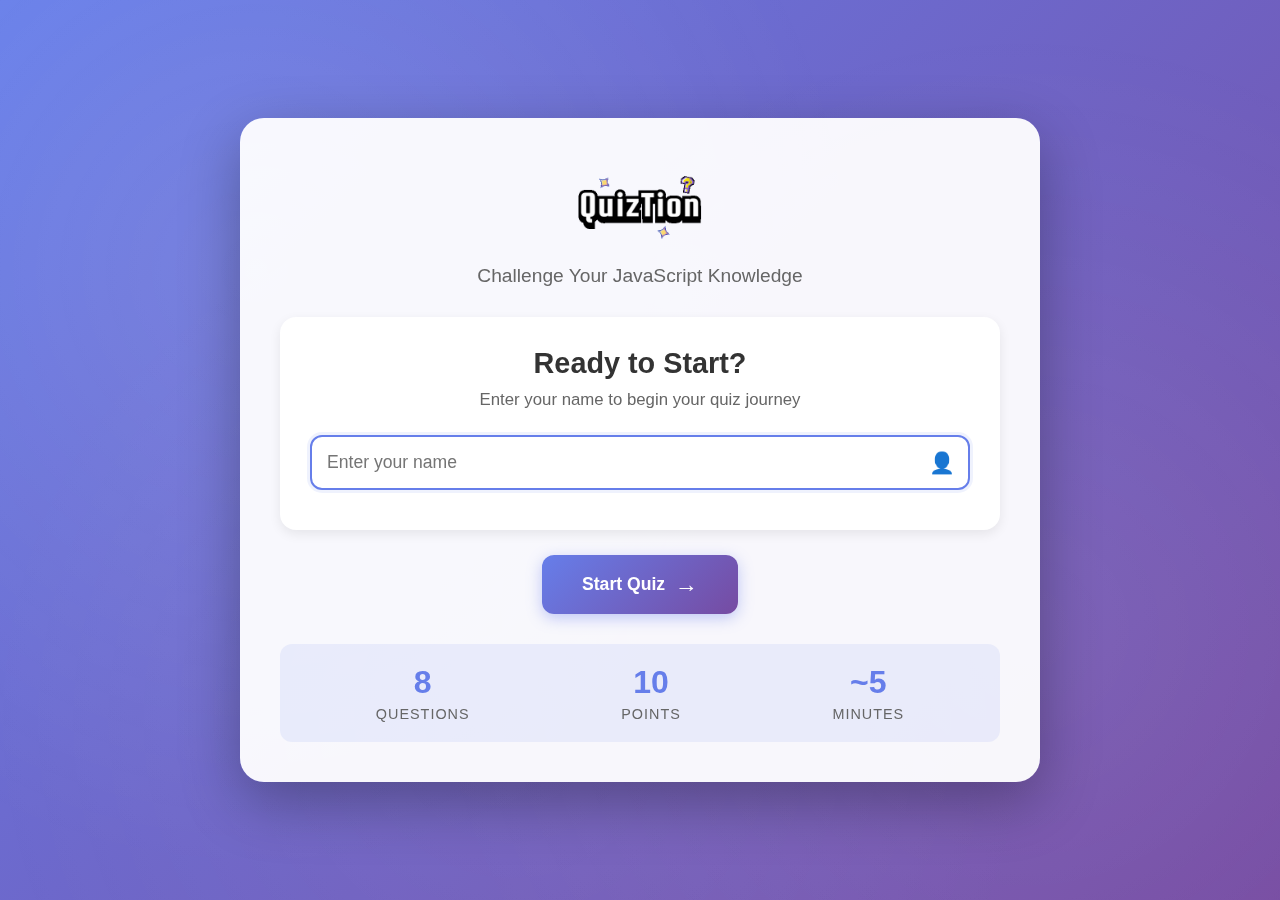
<file: index.html>
<!DOCTYPE html>
<html lang="en">
<head>
  <meta charset="UTF-8">
  <meta name="viewport" content="width=device-width, initial-scale=1.0">
  <title>QuizTion - Test Your Knowledge</title>
  <link rel="stylesheet" href="quiz.css">
</head>
<body>
  <div class="particles"></div>
  <div class="container home-container">
    <div class="logo-container">
      <img src="logo.gif" alt="Logo" class="logo">
      <p class="app-subtitle">Challenge Your JavaScript Knowledge</p>
    </div>
    
    <div class="card entrance-card">
      <h2>Ready to Start?</h2>
      <p class="welcome-text">Enter your name to begin your quiz journey</p>
      <div class="input-wrapper">
        <input type="text" placeholder="Enter your name" id="name-input" maxlength="30">
        <span class="input-icon">👤</span>
      </div>
      <div class="name-error" id="name-error" style="display: none;">Please enter your name to continue</div>
    </div>
    
    <div class="buttons">
      <button class="btn yes pulse" id="yes-button">
        <span>Start Quiz</span>
        <span class="btn-icon">→</span>
      </button>
    </div>

    <div class="stats-preview">
      <div class="stat-item">
        <span class="stat-number">8</span>
        <span class="stat-label">Questions</span>
      </div>
      <div class="stat-item">
        <span class="stat-number">10</span>
        <span class="stat-label">Points</span>
      </div>
      <div class="stat-item">
        <span class="stat-number">~5</span>
        <span class="stat-label">Minutes</span>
      </div>
    </div>
  </div>
  <script src="quiz.js"></script>
</body>
</html>
</file>
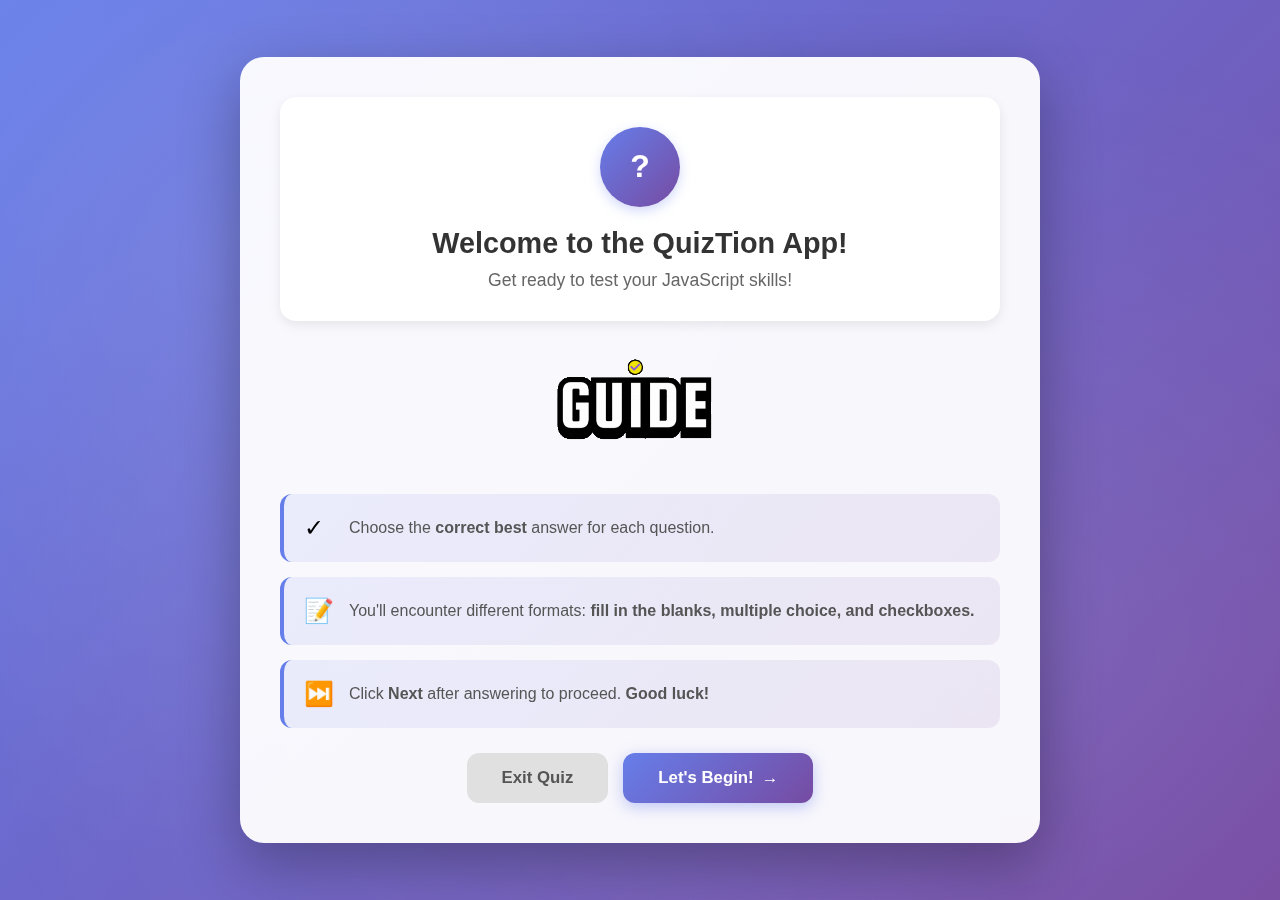
<file: quiz.html>
<!DOCTYPE html>
<html lang="en">
<head>
  <meta charset="UTF-8">
  <meta name="viewport" content="width=device-width, initial-scale=1.0">
  <title>QuizTion - Quiz in Progress</title>
  <link rel="stylesheet" href="quiz.css">
</head>
<body>
    <div class="particles"></div>
    <div class="container quiz-page">
        <!-- Welcome Screen -->
        <div class="card welcome-screen">
          <div class="avatar-circle">
            <span class="avatar-initial" id="user-initial">?</span>
          </div>
          <h2 id="welcome-message">Welcome to the QuizTion App</h2>
          <p class="subtitle">Get ready to test your JavaScript skills!</p>
        </div>

        <img src="guide.gif" alt="Guide" class="guide">
        
        <!-- Instructions -->
        <div class="guides-wrapper">
            <div class="guide-box">
              <span class="guide-icon">✓</span>
              <p>Choose the <b>correct best</b> answer for each question.</p>
            </div>
            <div class="guide-box">
              <span class="guide-icon">📝</span>
              <p>You'll encounter different formats: <b>fill in the blanks, multiple choice, and checkboxes.</b></p>
            </div>
            <div class="guide-box">
              <span class="guide-icon">⏭️</span>
              <p>Click <b>Next</b> after answering to proceed. <b>Good luck!</b></p>
            </div>
        </div>

        <div class="button-wrapper">
          <button class="exit-btn">
            <span>Exit Quiz</span>
          </button>
          <button class="continue-btn">
            <span>Let's Begin!</span>
            <span class="btn-arrow">→</span>
          </button>
        </div>
        
        <!-- Quiz Container -->
        <div id="quiz-container" class="quiz-container" style="display: none;">
          <!-- Progress Bar -->
          <div class="progress-bar-container">
            <div class="progress-bar">
              <div class="progress-fill" id="progress-fill"></div>
            </div>
            <div id="question-progress" class="question-progress"></div>
          </div>

          <!-- Question Display Area -->
          <div class="question-display">
            <div class="question-header">
              <img src="ques.png" alt="Question Icon" class="question-icon">
              <span class="question-type-badge" id="question-type-badge"></span>
            </div>
            <div id="question-content"></div>
          </div>

          <!-- Score Tracker -->
          <div class="score-tracker">
            <span class="score-label">Current Score:</span>
            <span class="score-value" id="current-score">0</span>
            <span class="score-total">/ 10</span>
          </div>
        </div>

        <!-- Result Box -->
        <div id="result-box" class="result-box" style="display: none;">
          <div class="result-header">
            <div class="result-icon" id="result-icon">🎉</div>
            <h2 id="result-title">Quiz Complete!</h2>
            <p id="result-message">Great effort!</p>
          </div>

          <div class="percentage-container">
            <div class="circular-progress">
              <svg class="progress-ring" width="180" height="180">
                <circle class="progress-ring-circle" stroke="#e0e0e0" stroke-width="12" fill="transparent" r="80" cx="90" cy="90"/>
                <circle class="progress-ring-circle progress-ring-fill" stroke="#4CAF50" stroke-width="12" fill="transparent" r="80" cx="90" cy="90" id="progress-circle"/>
              </svg>
              <span class="progress-value" id="progress-value">0%</span>
            </div>
            <div class="score-details">
              <span class="score-text" id="score-text">Your score: 0 out of 10</span>
              <div class="performance-badge" id="performance-badge"></div>
            </div>
          </div>

          <div class="buttons">
            <button class="tryAgain-btn">
              <span>🔄 Try Again</span>
            </button>
            <button class="goHome-btn">
              <span>🏠 Go Home</span>
            </button>
          </div>
        </div>
    </div>      

  <script src="welcome.js"></script>
</body>
</html>
</file>
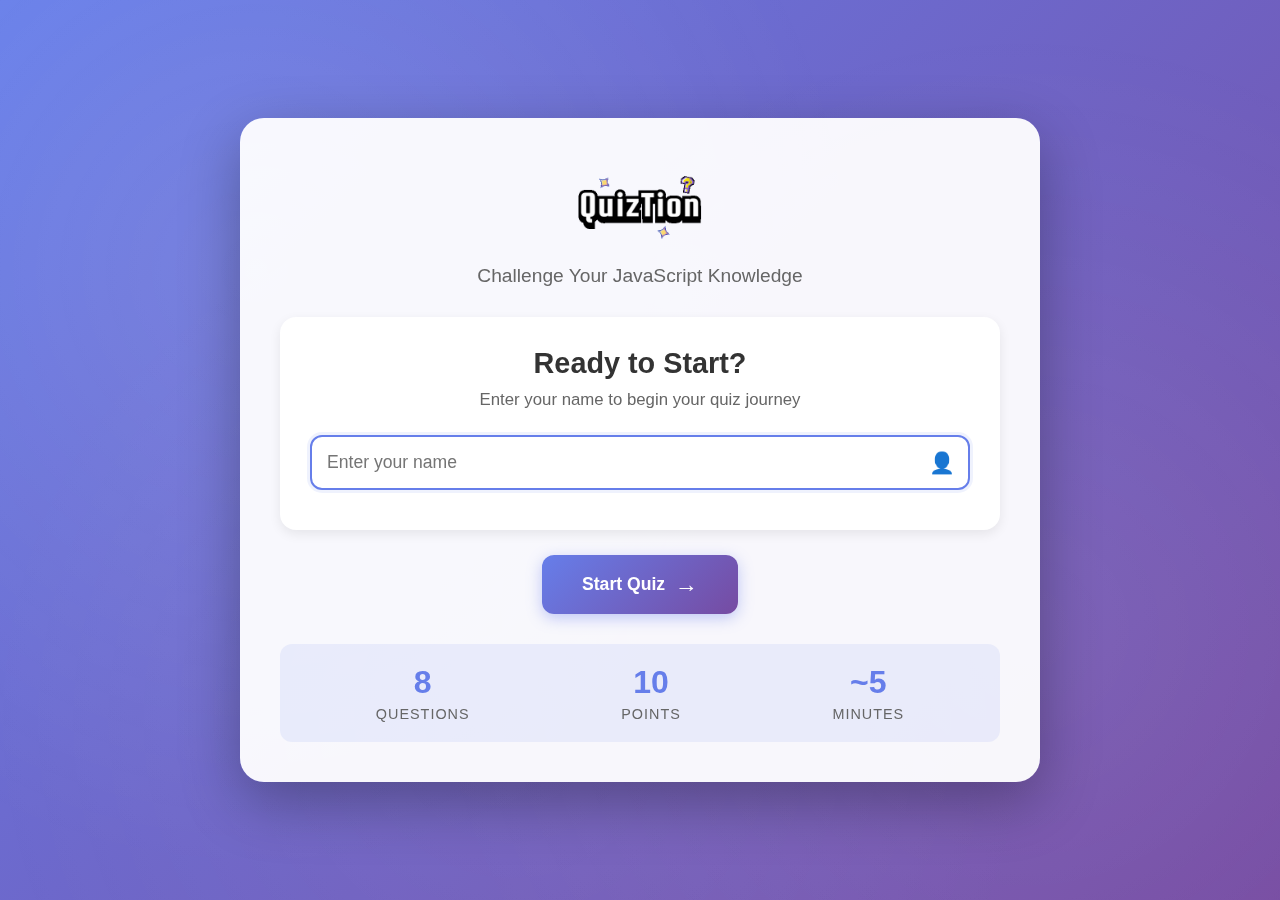
<file: Quizhome.html>
<!DOCTYPE html>
<html lang="en">
<head>
  <meta charset="UTF-8">
  <meta name="viewport" content="width=device-width, initial-scale=1.0">
  <title>QuizTion - Test Your Knowledge</title>
  <link rel="stylesheet" href="quiz.css">
</head>
<body>
  <div class="particles"></div>
  <div class="container home-container">
    <div class="logo-container">
      <img src="logo.gif" alt="Logo" class="logo">
      <p class="app-subtitle">Challenge Your JavaScript Knowledge</p>
    </div>
    
    <div class="card entrance-card">
      <h2>Ready to Start?</h2>
      <p class="welcome-text">Enter your name to begin your quiz journey</p>
      <div class="input-wrapper">
        <input type="text" placeholder="Enter your name" id="name-input" maxlength="30">
        <span class="input-icon">👤</span>
      </div>
      <div class="name-error" id="name-error" style="display: none;">Please enter your name to continue</div>
    </div>
    
    <div class="buttons">
      <button class="btn yes pulse" id="yes-button">
        <span>Start Quiz</span>
        <span class="btn-icon">→</span>
      </button>
    </div>

    <div class="stats-preview">
      <div class="stat-item">
        <span class="stat-number">8</span>
        <span class="stat-label">Questions</span>
      </div>
      <div class="stat-item">
        <span class="stat-number">10</span>
        <span class="stat-label">Points</span>
      </div>
      <div class="stat-item">
        <span class="stat-number">~5</span>
        <span class="stat-label">Minutes</span>
      </div>
    </div>
  </div>
  <script src="quiz.js"></script>
</body>
</html>
</file>
<file: quiz.css>
* {
  margin: 0;
  padding: 0;
  box-sizing: border-box;
}

body {
  font-family: 'Segoe UI', Tahoma, Geneva, Verdana, sans-serif;
  background: linear-gradient(135deg, #667eea 0%, #764ba2 100%);
  min-height: 100vh;
  display: flex;
  justify-content: center;
  align-items: center;
  padding: 20px;
  position: relative;
  overflow-x: hidden;
}

/* Animated Background Particles */
.particles {
  position: fixed;
  top: 0;
  left: 0;
  width: 100%;
  height: 100%;
  pointer-events: none;
  background-image: 
    radial-gradient(circle at 20% 30%, rgba(255, 255, 255, 0.1) 0%, transparent 50%),
    radial-gradient(circle at 80% 70%, rgba(255, 255, 255, 0.08) 0%, transparent 50%),
    radial-gradient(circle at 40% 80%, rgba(255, 255, 255, 0.06) 0%, transparent 50%);
  animation: float 20s ease-in-out infinite;
}

@keyframes float {
  0%, 100% { transform: translateY(0px); }
  50% { transform: translateY(-20px); }
}

/* Container */
.container {
  max-width: 800px;
  width: 100%;
  background: rgba(255, 255, 255, 0.95);
  border-radius: 24px;
  padding: 40px;
  box-shadow: 0 20px 60px rgba(0, 0, 0, 0.3);
  position: relative;
  animation: slideUp 0.6s ease-out;
}

@keyframes slideUp {
  from {
    opacity: 0;
    transform: translateY(30px);
  }
  to {
    opacity: 1;
    transform: translateY(0);
  }
}

/* Home Page Specific */
.home-container {
  text-align: center;
}

.logo-container {
  margin-bottom: 10px;
}

.logo {
  max-width: 160px;
  height: auto;
  margin-bottom: 5px;
  animation: bounce 2s ease-in-out infinite;
}

@keyframes bounce {
  0%, 100% { transform: translateY(0); }
  50% { transform: translateY(-10px); }
}

.app-title {
  font-size: 3em;
  color: #667eea;
  margin-bottom: 10px;
  font-weight: 700;
  text-shadow: 2px 2px 4px rgba(0, 0, 0, 0.1);
}

.app-subtitle {
  font-size: 1.2em;
  color: #666;
  margin-bottom: 30px;
}

/* Cards */
.card {
  background: white;
  border-radius: 16px;
  padding: 30px;
  margin-bottom: 25px;
  box-shadow: 0 4px 12px rgba(0, 0, 0, 0.08);
  transition: transform 0.3s ease, box-shadow 0.3s ease;
}

.card:hover {
  transform: translateY(-2px);
  box-shadow: 0 6px 20px rgba(0, 0, 0, 0.12);
}

.entrance-card h2 {
  color: #333;
  margin-bottom: 10px;
  font-size: 1.8em;
}

.welcome-text {
  color: #666;
  margin-bottom: 25px;
  font-size: 1.05em;
}

/* Input Styles */
.input-wrapper {
  position: relative;
  margin-bottom: 10px;
}

.input-wrapper input {
  width: 100%;
  padding: 15px 45px 15px 15px;
  border: 2px solid #e0e0e0;
  border-radius: 12px;
  font-size: 1.1em;
  transition: all 0.3s ease;
  background: #f8f9fa;
}

.input-wrapper input:focus {
  outline: none;
  border-color: #667eea;
  background: white;
  box-shadow: 0 0 0 3px rgba(102, 126, 234, 0.1);
}

.input-icon {
  position: absolute;
  right: 15px;
  top: 50%;
  transform: translateY(-50%);
  font-size: 1.3em;
}

.name-error {
  color: #e74c3c;
  font-size: 0.9em;
  margin-top: 5px;
  animation: shake 0.5s ease;
}

@keyframes shake {
  0%, 100% { transform: translateX(0); }
  25% { transform: translateX(-10px); }
  75% { transform: translateX(10px); }
}

/* Buttons */
.buttons {
  display: flex;
  gap: 15px;
  justify-content: center;
  margin-top: 25px;
  flex-wrap: wrap;
}

.btn {
  padding: 16px 40px;
  font-size: 1.1em;
  font-weight: 600;
  border: none;
  border-radius: 12px;
  cursor: pointer;
  transition: all 0.3s ease;
  display: flex;
  align-items: center;
  gap: 10px;
  position: relative;
  overflow: hidden;
}

.btn::before {
  content: '';
  position: absolute;
  top: 50%;
  left: 50%;
  width: 0;
  height: 0;
  border-radius: 50%;
  background: rgba(255, 255, 255, 0.3);
  transform: translate(-50%, -50%);
  transition: width 0.6s ease, height 0.6s ease;
}

.btn:hover::before {
  width: 300px;
  height: 300px;
}

.btn.yes {
  background: linear-gradient(135deg, #667eea 0%, #764ba2 100%);
  color: white;
  box-shadow: 0 4px 15px rgba(102, 126, 234, 0.4);
}

.btn.yes:hover {
  transform: translateY(-2px);
  box-shadow: 0 6px 20px rgba(102, 126, 234, 0.6);
}

.btn-icon {
  font-size: 1.3em;
  transition: transform 0.3s ease;
}

.btn.yes:hover .btn-icon {
  transform: translateX(5px);
}

.pulse {
  animation: pulse 2s ease-in-out infinite;
}

@keyframes pulse {
  0%, 100% { box-shadow: 0 4px 15px rgba(102, 126, 234, 0.4); }
  50% { box-shadow: 0 4px 25px rgba(102, 126, 234, 0.7); }
}

/* Stats Preview */
.stats-preview {
  display: flex;
  justify-content: space-around;
  margin-top: 30px;
  padding: 20px;
  background: rgba(102, 126, 234, 0.1);
  border-radius: 12px;
}

.stat-item {
  display: flex;
  flex-direction: column;
  align-items: center;
  gap: 5px;
}

.stat-number {
  font-size: 2em;
  font-weight: 700;
  color: #667eea;
}

.stat-label {
  font-size: 0.9em;
  color: #666;
  text-transform: uppercase;
  letter-spacing: 1px;
}

/* Quiz Page Specific */
.welcome-screen {
  text-align: center;
}

.avatar-circle {
  width: 80px;
  height: 80px;
  border-radius: 50%;
  background: linear-gradient(135deg, #667eea 0%, #764ba2 100%);
  display: flex;
  align-items: center;
  justify-content: center;
  margin: 0 auto 20px;
  box-shadow: 0 4px 12px rgba(102, 126, 234, 0.3);
}

.avatar-initial {
  color: white;
  font-size: 2em;
  font-weight: 700;
}

#welcome-message {
  font-size: 1.8em;
  color: #333;
  margin-bottom: 10px;
}

.subtitle {
  color: #666;
  font-size: 1.1em;
}

.guide {
  max-width: 200px;
  height: auto;
  display: block;
  margin: 0 auto 25px;
  animation: float 3s ease-in-out infinite;
}

/* Guide Boxes */
.guides-wrapper {
  display: flex;
  flex-direction: column;
  gap: 15px;
  margin-bottom: 25px;
}

.guide-box {
  background: linear-gradient(135deg, rgba(102, 126, 234, 0.1) 0%, rgba(118, 75, 162, 0.1) 100%);
  padding: 20px;
  border-radius: 12px;
  border-left: 4px solid #667eea;
  display: flex;
  align-items: center;
  gap: 15px;
  transition: all 0.3s ease;
}

.guide-box:hover {
  transform: translateX(5px);
  box-shadow: 0 4px 12px rgba(102, 126, 234, 0.2);
}

.guide-icon {
  font-size: 1.5em;
  min-width: 30px;
}

.guide-box p {
  margin: 0;
  color: #555;
  line-height: 1.6;
}

/* Button Wrapper */
.button-wrapper {
  display: flex;
  gap: 15px;
  justify-content: center;
  flex-wrap: wrap;
}

.exit-btn, .continue-btn {
  padding: 15px 35px;
  font-size: 1.05em;
  font-weight: 600;
  border: none;
  border-radius: 12px;
  cursor: pointer;
  transition: all 0.3s ease;
  display: flex;
  align-items: center;
  gap: 8px;
}

.exit-btn {
  background: #e0e0e0;
  color: #555;
}

.exit-btn:hover {
  background: #d0d0d0;
  transform: translateY(-2px);
}

.continue-btn {
  background: linear-gradient(135deg, #667eea 0%, #764ba2 100%);
  color: white;
  box-shadow: 0 4px 15px rgba(102, 126, 234, 0.4);
}

.continue-btn:hover {
  transform: translateY(-2px);
  box-shadow: 0 6px 20px rgba(102, 126, 234, 0.6);
}

.btn-arrow {
  transition: transform 0.3s ease;
}

.continue-btn:hover .btn-arrow {
  transform: translateX(5px);
}

/* Quiz Container */
.quiz-container {
  animation: fadeIn 0.5s ease-in;
}

@keyframes fadeIn {
  from { opacity: 0; }
  to { opacity: 1; }
}

/* Progress Bar */
.progress-bar-container {
  margin-bottom: 30px;
}

.progress-bar {
  width: 100%;
  height: 12px;
  background: #e0e0e0;
  border-radius: 10px;
  overflow: hidden;
  margin-bottom: 10px;
}

.progress-fill {
  height: 100%;
  background: linear-gradient(90deg, #667eea 0%, #764ba2 100%);
  width: 0%;
  transition: width 0.5s ease;
  border-radius: 10px;
}

.question-progress {
  text-align: center;
  color: #666;
  font-weight: 600;
  font-size: 1.05em;
}

/* Question Display */
.question-display {
  background: white;
  border-radius: 16px;
  padding: 30px;
  box-shadow: 0 4px 12px rgba(0, 0, 0, 0.08);
  margin-bottom: 20px;
}

.question-header {
  display: flex;
  align-items: center;
  justify-content: space-between;
  margin-bottom: 20px;
}

.question-icon {
  width: 50px;
  height: 50px;
}

.question-type-badge {
  background: linear-gradient(135deg, #667eea 0%, #764ba2 100%);
  color: white;
  padding: 6px 15px;
  border-radius: 20px;
  font-size: 0.85em;
  font-weight: 600;
  text-transform: uppercase;
  letter-spacing: 0.5px;
}

.question-box {
  margin-bottom: 20px;
}

.question-box span {
  font-size: 1.2em;
  color: #333;
  line-height: 1.6;
  display: block;
  margin-bottom: 20px;
  font-weight: 500;
}

/* Options */
.options-container {
  display: flex;
  flex-direction: column;
  gap: 12px;
}

.option-box {
  padding: 18px 20px;
  background: #f8f9fa;
  border: 2px solid #e0e0e0;
  border-radius: 12px;
  cursor: pointer;
  transition: all 0.3s ease;
  font-size: 1.05em;
}

.option-box:hover {
  border-color: #667eea;
  background: rgba(102, 126, 234, 0.05);
  transform: translateX(5px);
}

.option-box.selected {
  border-color: #667eea;
  background: rgba(102, 126, 234, 0.1);
}

/* Checkbox Styles */
.custom-checkbox {
  display: flex;
  align-items: center;
  gap: 12px;
  cursor: pointer;
  width: 100%;
}

.custom-checkbox input[type="checkbox"] {
  width: 22px;
  height: 22px;
  cursor: pointer;
  accent-color: #667eea;
}

/* Fill in the Blank */
.fill-blank-input {
  width: 100%;
  padding: 15px;
  border: 2px solid #e0e0e0;
  border-radius: 12px;
  font-size: 1.05em;
  transition: all 0.3s ease;
  background: #f8f9fa;
}

.fill-blank-input:focus {
  outline: none;
  border-color: #667eea;
  background: white;
  box-shadow: 0 0 0 3px rgba(102, 126, 234, 0.1);
}

.fill-blank-input.correctfill {
  border-color: #4CAF50;
  background: rgba(76, 175, 80, 0.1);
}

.fill-blank-input.incorrectfill {
  border-color: #e74c3c;
  background: rgba(231, 76, 60, 0.1);
}

/* Next Button */
.next-btn {
  padding: 15px 40px;
  background: linear-gradient(135deg, #667eea 0%, #764ba2 100%);
  color: white;
  border: none;
  border-radius: 12px;
  font-size: 1.1em;
  font-weight: 600;
  cursor: pointer;
  transition: all 0.3s ease;
  margin-top: 20px;
  box-shadow: 0 4px 15px rgba(102, 126, 234, 0.4);
}

.next-btn:hover {
  transform: translateY(-2px);
  box-shadow: 0 6px 20px rgba(102, 126, 234, 0.6);
}

/* Score Tracker */
.score-tracker {
  background: rgba(102, 126, 234, 0.1);
  padding: 15px 25px;
  border-radius: 12px;
  text-align: center;
  font-size: 1.1em;
}

.score-label {
  color: #666;
  margin-right: 8px;
}

.score-value {
  font-size: 1.5em;
  font-weight: 700;
  color: #667eea;
}

.score-total {
  color: #999;
  margin-left: 3px;
}

/* Result Box */
.result-box {
  text-align: center;
  animation: zoomIn 0.5s ease-out;
}

@keyframes zoomIn {
  from {
    opacity: 0;
    transform: scale(0.9);
  }
  to {
    opacity: 1;
    transform: scale(1);
  }
}

.result-header {
  margin-bottom: 30px;
}

.result-icon {
  font-size: 4em;
  margin-bottom: 15px;
  animation: bounce 1s ease-in-out;
}

#result-title {
  font-size: 2em;
  color: #333;
  margin-bottom: 10px;
}

#result-message {
  font-size: 1.1em;
  color: #666;
}

/* Circular Progress */
.percentage-container {
  display: flex;
  flex-direction: column;
  align-items: center;
  gap: 25px;
  margin-bottom: 30px;
}

.circular-progress {
  position: relative;
  width: 180px;
  height: 180px;
}

.progress-ring {
  transform: rotate(-90deg);
}

.progress-ring-fill {
  stroke-dasharray: 502.65;
  stroke-dashoffset: 502.65;
  transition: stroke-dashoffset 1.5s ease-out;
  stroke-linecap: round;
}

.progress-value {
  position: absolute;
  top: 50%;
  left: 50%;
  transform: translate(-50%, -50%);
  font-size: 2.5em;
  font-weight: 700;
  color: #667eea;
}

.score-details {
  display: flex;
  flex-direction: column;
  align-items: center;
  gap: 10px;
}

.score-text {
  font-size: 1.2em;
  color: #555;
  font-weight: 500;
}

.performance-badge {
  padding: 8px 20px;
  border-radius: 20px;
  font-weight: 600;
  font-size: 0.95em;
  text-transform: uppercase;
  letter-spacing: 1px;
}

/* Result Buttons */
.tryAgain-btn, .goHome-btn {
  padding: 15px 35px;
  font-size: 1.05em;
  font-weight: 600;
  border: none;
  border-radius: 12px;
  cursor: pointer;
  transition: all 0.3s ease;
  display: flex;
  align-items: center;
  gap: 8px;
}

.tryAgain-btn {
  background: linear-gradient(135deg, #667eea 0%, #764ba2 100%);
  color: white;
  box-shadow: 0 4px 15px rgba(102, 126, 234, 0.4);
}

.tryAgain-btn:hover {
  transform: translateY(-2px);
  box-shadow: 0 6px 20px rgba(102, 126, 234, 0.6);
}

.goHome-btn {
  background: #e0e0e0;
  color: #555;
}

.goHome-btn:hover {
  background: #d0d0d0;
  transform: translateY(-2px);
}

/* Responsive Design */
@media (max-width: 768px) {
  .container {
    padding: 25px;
  }

  .app-title {
    font-size: 2.2em;
  }

  .app-subtitle {
    font-size: 1em;
  }

  .stats-preview {
    flex-direction: column;
    gap: 15px;
  }

  .buttons {
    flex-direction: column;
  }

  .btn, .exit-btn, .continue-btn {
    width: 100%;
    justify-content: center;
  }

  .question-box span {
    font-size: 1.05em;
  }

  .circular-progress {
    width: 150px;
    height: 150px;
  }

  .progress-value {
    font-size: 2em;
  }
}

/* Hide quiz-active elements */
body.quiz-active .card,
body.quiz-active .guides-wrapper,
body.quiz-active .button-wrapper,
body.quiz-active .guide {
  display: none !important;
}
</file>
